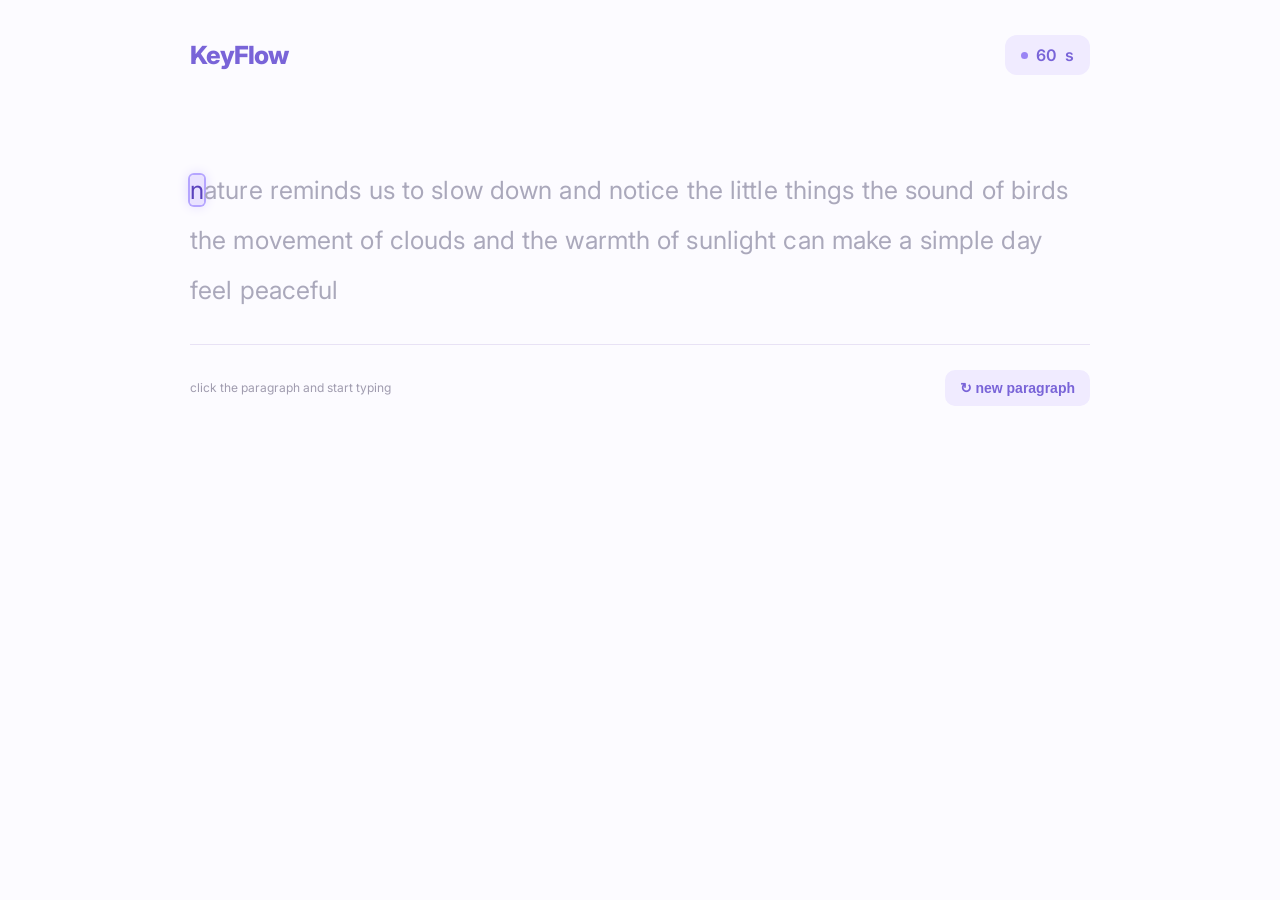
<file: mini project/index.html>
<!DOCTYPE html>
<html lang="en">
<head>
    <meta charset="UTF-8">
    <meta name="viewport" content="width=device-width, initial-scale=1.0">
    <title>KeyFlow | Typing Test</title>
    <link rel="stylesheet" href="style.css">
</head>
<body>
    <main class="focus-container">

        <header class="focus-header">
            <a href="index.html" class="logo">KeyFlow</a>
            <div class="timer">
                <span class="timer-dot"></span>
                <span id="time">60</span>s
            </div>
        </header>

        <section class="focus-card">
            <div class="paragraph"
                 id="paragraph"
                 tabindex="0"
                 role="textbox"
                 aria-label="typing test paragraph"
                 aria-multiline="false"
                 spellcheck="false"></div>

            <div class="focus-footer">
                <span id="status">click the paragraph and start typing</span>
                <button id="restart" type="button" title="New paragraph">
                    ↻ new paragraph
                </button>
            </div>
        </section>

        <!-- Hidden elements retained for compatibility with script.js -->
        <div hidden>
            <span id="wpm">0</span>
            <span id="accuracy">100%</span>
        </div>

    </main>

    <script src="script.js"></script>
</body>
</html>
</file>
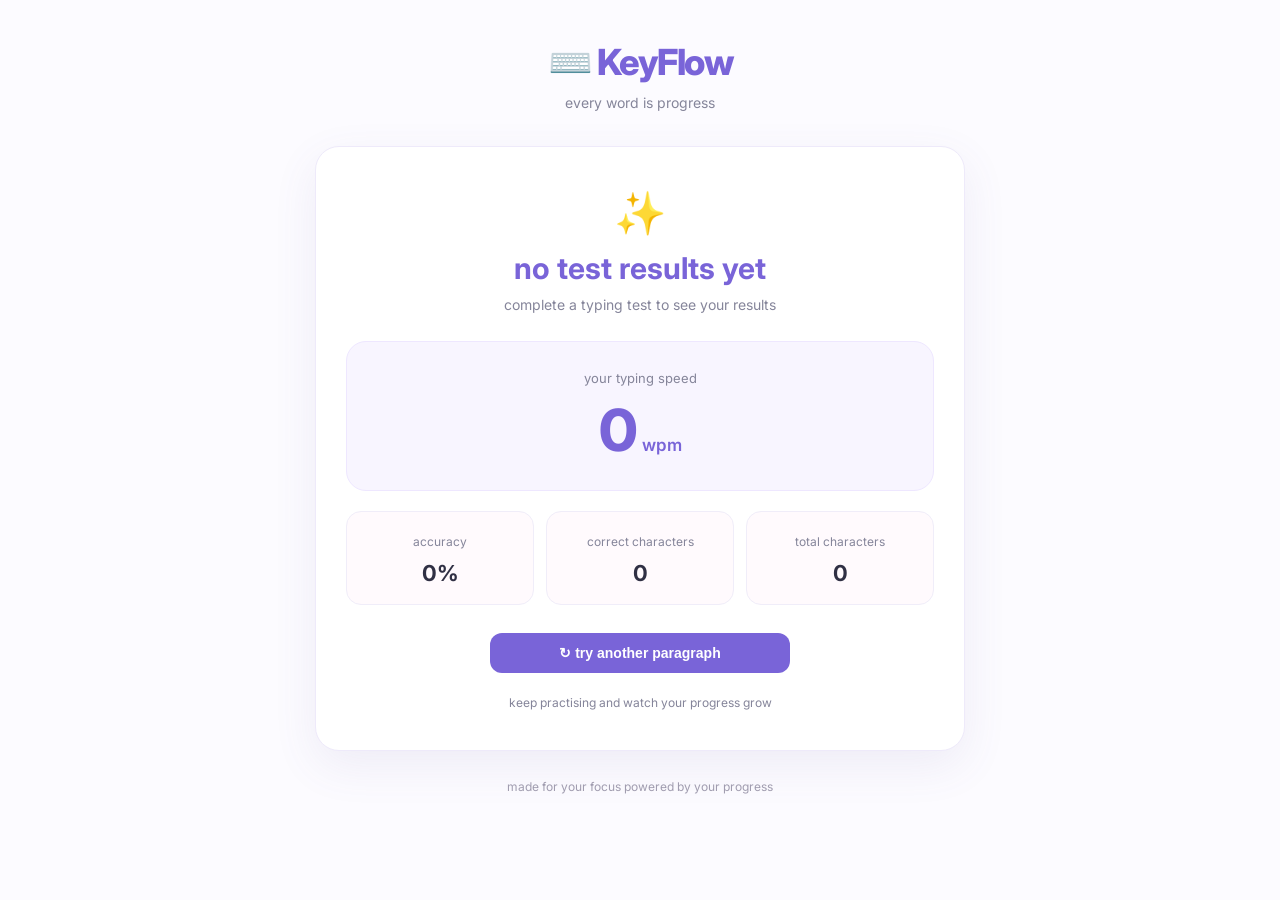
<file: mini project/results.html>
<!DOCTYPE html>
<html lang="en">
<head>
    <meta charset="UTF-8">
    <meta name="viewport" content="width=device-width, initial-scale=1.0">
    <title>KeyFlow | Your Results</title>
    <link rel="stylesheet" href="style.css">
</head>
<body>
    <main class="container">
        <header class="header">
            <div class="logo">⌨️ KeyFlow</div>
            <p>every word is progress</p>
        </header>

        <section class="result-card">
            <div class="result-icon">✨</div>
            <h1 id="resultTitle">test complete</h1>
            <p id="resultMessage">here is how you did</p>

            <div class="main-result">
                <span>your typing speed</span>
                <div><strong id="finalWpm">0</strong> <span>wpm</span></div>
            </div>

            <div class="result-stats">
                <div class="result-stat">
                    <span>accuracy</span>
                    <h2 id="finalAccuracy">100%</h2>
                </div>
                <div class="result-stat">
                    <span>correct characters</span>
                    <h2 id="finalCorrect">0</h2>
                </div>
                <div class="result-stat">
                    <span>total characters</span>
                    <h2 id="finalTyped">0</h2>
                </div>
            </div>

            <button id="tryAgain" class="primary-button">
                ↻ try another paragraph
            </button>

            <p class="result-note">
                keep practising and watch your progress grow
            </p>
        </section>

        <footer>made for your focus powered by your progress</footer>
    </main>

    <script>
        const result = JSON.parse(
            sessionStorage.getItem("typeGlowResult") || "null"
        );

        if (!result) {
            document.getElementById("resultTitle").textContent =
                "no test results yet";
            document.getElementById("resultMessage").textContent =
                "complete a typing test to see your results";
            document.getElementById("finalWpm").textContent = "0";
            document.getElementById("finalAccuracy").textContent = "0%";
            document.getElementById("finalCorrect").textContent = "0";
            document.getElementById("finalTyped").textContent = "0";
        } else {
            document.getElementById("resultTitle").textContent =
                result.completed ? "paragraph completed" : "time is up";

            document.getElementById("resultMessage").textContent =
                result.completed
                    ? "wonderful work you finished the paragraph"
                    : "nice effort here is your final score";

            document.getElementById("finalWpm").textContent = result.wpm;
            document.getElementById("finalAccuracy").textContent =
                result.accuracy + "%";
            document.getElementById("finalCorrect").textContent =
                result.correct;
            document.getElementById("finalTyped").textContent =
                result.typed;
        }

        document.getElementById("tryAgain").addEventListener("click", () => {
            window.location.href = "index.html";
        });
    </script>
</body>
</html>
</file>
<file: mini project/style.css>
@import url('https://fonts.googleapis.com/css2?family=Inter:wght@400;500;600;700;800&display=swap');

/* ---------- general ---------- */

* {
    margin: 0;
    padding: 0;
    box-sizing: border-box;
}

body {
    min-height: 100vh;
    padding: 0;
    font-family: 'Inter', sans-serif;
    color: #303044;
    background: #fcfbff;
}

.container {
    max-width: 850px;
    margin: auto;
    padding: 40px 20px;
}

.header {
    text-align: center;
    margin-bottom: 35px;
}

.logo {
    color: #7964d8;
    font-size: 36px;
    font-weight: 800;
    letter-spacing: -1.5px;
}

.header p {
    margin-top: 10px;
    color: #85859a;
    font-size: 14px;
}

footer {
    margin-top: 28px;
    color: #a09caf;
    font-size: 12px;
    text-align: center;
}

/* ---------- typing page header ---------- */

.focus-container {
    max-width: 950px;
    margin: auto;
    padding: 35px 25px;
}

.focus-header {
    display: flex;
    align-items: center;
    justify-content: space-between;
    margin-bottom: 90px;
}

.focus-header .logo {
    color: #7964d8;
    font-size: 25px;
    font-weight: 800;
    letter-spacing: -1px;
    text-decoration: none;
}

.timer {
    display: flex;
    align-items: center;
    gap: 8px;
    padding: 10px 16px;
    border-radius: 12px;
    color: #7964d8;
    background: #f0ebff;
    font-size: 16px;
    font-weight: 600;
}

.timer-dot {
    width: 7px;
    height: 7px;
    border-radius: 50%;
    background: #9a84f5;
}

/* ---------- typing paragraph ---------- */

.paragraph {
    min-height: 180px;
    padding: 0 0 28px;
    border: none;
    border-bottom: 1px solid #e8e2f5;
    border-radius: 0;
    outline: none;
    color: #aaa8bb;
    background: transparent;
    font-size: 25px;
    line-height: 2;
    letter-spacing: 0.1px;
    overflow-wrap: anywhere;
    cursor: text;
}

.paragraph:focus {
    border-bottom-color: #c5b8ff;
    box-shadow: none;
}

.paragraph span {
    border-radius: 4px;
    transition: color 0.12s, background 0.12s, text-shadow 0.12s;
}

.paragraph span.correct {
    color: #159b72;
    background: #e6fff4;
    text-shadow: 0 0 10px rgba(36, 205, 148, 0.4);
}

.paragraph span.incorrect {
    color: #e34e78;
    background: #ffe8ef;
}

.paragraph span.current {
    color: #5b43bd;
    background: #e9e2ff;
    box-shadow: 0 0 0 2px #b5a5ff, 0 0 13px #d8ceff;
}

.paragraph.disabled {
    opacity: 0.9;
}

/* ---------- typing controls ---------- */

.focus-footer,
.bottom-row {
    display: flex;
    align-items: center;
    justify-content: space-between;
    gap: 12px;
    margin-top: 25px;
}

.focus-footer #status,
.bottom-row #status {
    color: #a09caf;
    font-size: 12px;
    line-height: 1.6;
}

button {
    padding: 12px 19px;
    border: none;
    border-radius: 12px;
    color: white;
    background: #7964d8;
    font-size: 14px;
    font-weight: 600;
    cursor: pointer;
    transition: transform 0.2s, background 0.2s;
}

button:hover {
    background: #6650c4;
    transform: translateY(-2px);
}

.focus-footer #restart {
    padding: 10px 15px;
    border-radius: 10px;
    color: #7964d8;
    background: #f0ebff;
}

.focus-footer #restart:hover {
    background: #e5dcff;
    transform: none;
}

/* ---------- results page ---------- */

.result-card {
    max-width: 650px;
    margin: 0 auto;
    padding: 40px 30px;
    border: 1px solid #eeeafa;
    border-radius: 24px;
    background: white;
    box-shadow: 0 15px 45px rgba(102, 84, 160, 0.09);
    text-align: center;
}

.result-icon {
    margin-bottom: 12px;
    font-size: 42px;
}

.result-card h1 {
    margin-bottom: 10px;
    color: #7964d8;
    font-size: 30px;
}

.result-card > p {
    color: #85859a;
    font-size: 14px;
}

.main-result {
    margin: 28px 0 20px;
    padding: 25px;
    border: 1px solid #eee7ff;
    border-radius: 20px;
    background: #f8f5ff;
}

.main-result > span {
    color: #85859a;
    font-size: 13px;
}

.main-result div {
    margin-top: 8px;
    color: #7964d8;
}

.main-result strong {
    font-size: 58px;
    font-weight: 800;
}

.main-result div span {
    font-size: 17px;
    font-weight: 600;
}

.result-stats {
    display: grid;
    grid-template-columns: repeat(3, 1fr);
    gap: 12px;
    margin-bottom: 28px;
}

.result-stat {
    padding: 18px 8px;
    border: 1px solid #f0edf9;
    border-radius: 15px;
    background: #fffafd;
}

.result-stat span {
    color: #85859a;
    font-size: 12px;
}

.result-stat h2 {
    margin-top: 10px;
    color: #303044;
    font-size: 22px;
}

.primary-button {
    width: 100%;
    max-width: 300px;
}

.result-card .result-note {
    margin-top: 22px;
    font-size: 12px;
}

/* ---------- mobile layout ---------- */

@media (max-width: 600px) {
    .container {
        padding: 28px 14px;
    }

    .logo {
        font-size: 30px;
    }

    .focus-container {
        padding: 25px 20px;
    }

    .focus-header {
        margin-bottom: 65px;
    }

    .focus-header .logo {
        font-size: 23px;
    }

    .paragraph {
        min-height: 150px;
        font-size: 20px;
        line-height: 2;
    }

    .focus-footer {
        align-items: flex-start;
    }

    .focus-footer #status {
        max-width: 55%;
    }

    .result-card {
        padding: 30px 18px;
    }

    .result-card h1 {
        font-size: 25px;
    }

    .result-stats {
        gap: 7px;
    }

    .result-stat {
        padding: 15px 5px;
    }

    .result-stat span {
        font-size: 10px;
    }

    .result-stat h2 {
        font-size: 18px;
    }
}
</file>
